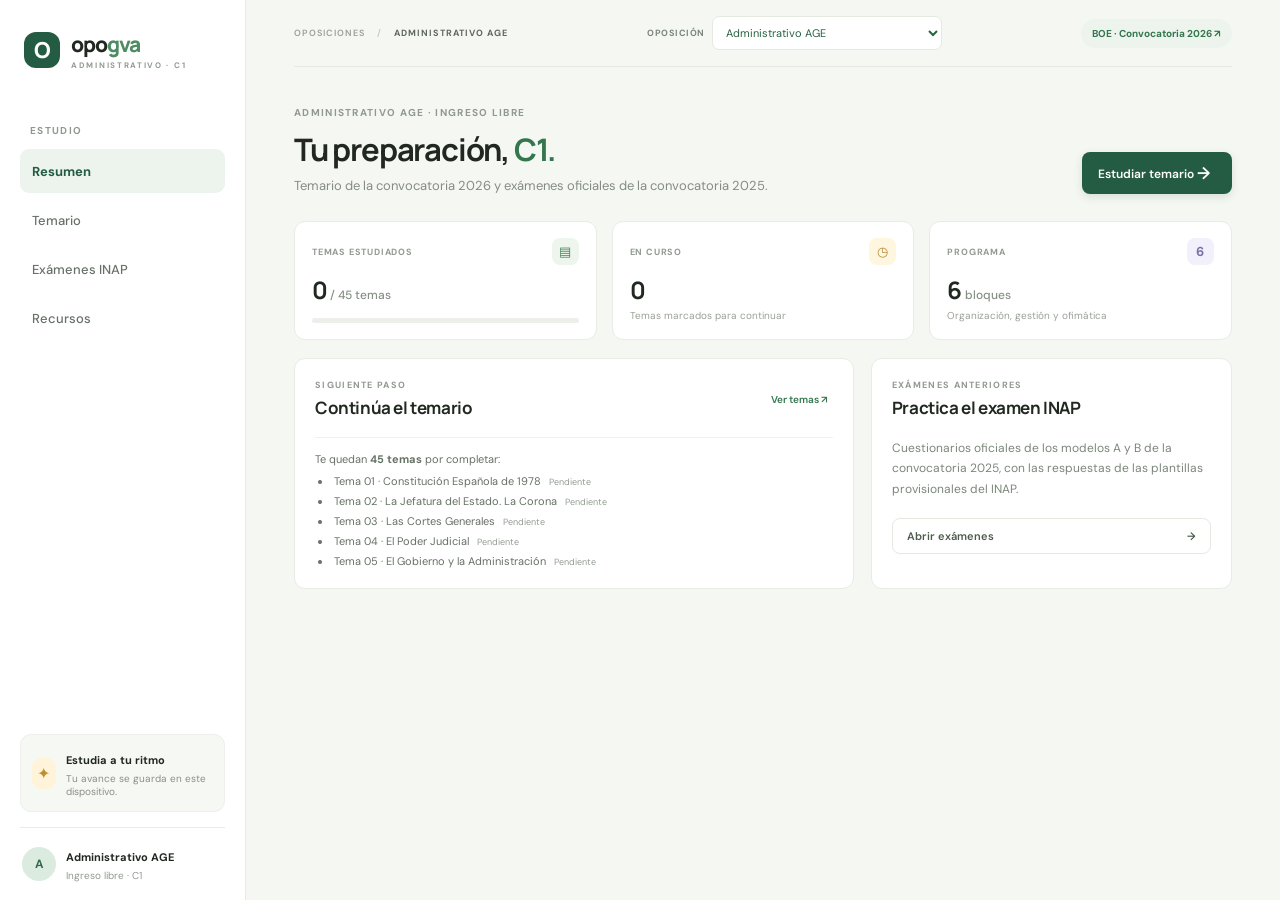
<file: admin-age.html>
<!doctype html>
<html lang="es">
<head>
  <meta charset="utf-8"><meta name="viewport" content="width=device-width,initial-scale=1"><meta name="theme-color" content="#f5f7f2">
  <title>OpoGVA · Administrativo AGE</title><link rel="stylesheet" href="css/styles.css">
  <script src="js/admin-age-data.js" defer></script><script src="js/admin-age-app.js" defer></script>
</head>
<body><div class="app-shell">
  <aside class="sidebar"><a class="brand" href="index.html"><span class="brand-mark">O</span><span>opo<span class="brand-accent">gva</span><small>ADMINISTRATIVO · C1</small></span></a><div class="nav-label">ESTUDIO</div>
    <nav class="main-nav" aria-label="Navegación"><button class="nav-item active" data-admin-view="inicio">Resumen</button><button class="nav-item" data-admin-view="temario">Temario</button><button class="nav-item" data-admin-view="examenes">Exámenes INAP</button><button class="nav-item" data-admin-view="recursos">Recursos</button></nav>
    <div class="sidebar-bottom"><div class="streak-icon">✦</div><div><strong>Estudia a tu ritmo</strong><p>Tu avance se guarda en este dispositivo.</p></div></div><div class="profile"><div class="avatar">A</div><div><strong>Administrativo AGE</strong><small>Ingreso libre · C1</small></div></div>
  </aside>
  <main class="main-content"><header class="topbar"><div class="breadcrumb">OPOSICIONES <span>/</span> <strong>ADMINISTRATIVO AGE</strong></div><label class="opposition-switch-label" for="admin-opposition-switch">Oposición <select id="admin-opposition-switch" class="opposition-switch"><option value="gva">Auxiliar administrativo GVA</option><option value="age">Auxiliar administrativo AGE</option><option value="admin-age" selected>Administrativo AGE</option><option value="valencia">Ayuntamiento de València</option><option value="gsi-age">Gestión de Sistemas e Informática AGE</option></select></label><a class="source-chip" href="https://boe.es/buscar/doc.php?id=BOE-A-2026-24839" target="_blank" rel="noopener">BOE · Convocatoria 2026 ↗</a></header>
    <section id="admin-view-inicio" class="view active-view"><div class="welcome-row"><div><p class="eyebrow">ADMINISTRATIVO AGE · INGRESO LIBRE</p><h1>Tu preparación, <em>C1.</em></h1><p class="subtitle">Temario de la convocatoria 2026 y exámenes oficiales de la convocatoria 2025.</p></div><button class="primary-button" data-admin-go="temario">Estudiar temario <span>→</span></button></div>
      <div class="stats-grid"><article class="stat-card"><div class="stat-top"><span>TEMAS ESTUDIADOS</span><span class="stat-icon green">▤</span></div><div class="stat-value"><span id="admin-done">0</span><small> / 45 temas</small></div><div class="progress-track"><span id="admin-progress"></span></div></article><article class="stat-card"><div class="stat-top"><span>EN CURSO</span><span class="stat-icon yellow">◷</span></div><div class="stat-value" id="admin-in-progress">0</div><div class="stat-note">Temas marcados para continuar</div></article><article class="stat-card"><div class="stat-top"><span>PROGRAMA</span><span class="stat-icon lilac">6</span></div><div class="stat-value">6<small> bloques</small></div><div class="stat-note">Organización, gestión y ofimática</div></article></div>
      <div class="content-grid"><section class="panel"><div class="panel-heading"><div><p class="eyebrow">SIGUIENTE PASO</p><h2>Continúa el temario</h2></div><button class="text-button" data-admin-go="temario">Ver temas ↗</button></div><div id="admin-next-topics" class="topic-remaining"></div></section><section class="panel"><div class="panel-heading"><div><p class="eyebrow">EXÁMENES ANTERIORES</p><h2>Practica el examen INAP</h2></div></div><p class="panel-description">Cuestionarios oficiales de los modelos A y B de la convocatoria 2025, con las respuestas de las plantillas provisionales del INAP.</p><button type="button" class="secondary-button wide-button" data-admin-go="examenes">Abrir exámenes <span>→</span></button></section></div>
    </section>
    <section id="admin-view-temario" class="view"><div class="page-heading"><p class="eyebrow">PROGRAMA OFICIAL · ANEXO III</p><h1>Temario <em>completo.</em></h1><p class="subtitle">45 temas distribuidos en seis bloques. Abre cada tema para revisar su contenido y marcar tu avance.</p><label class="admin-syllabus-picker" for="admin-syllabus-version">Convocatoria<select id="admin-syllabus-version"><option value="2026">2026 · vigente</option><option value="2025">2025 · programa del examen INAP</option></select></label></div><div class="notice"><span>ⓘ</span><p id="admin-syllabus-notice">Programa del Anexo III de la convocatoria de ingreso libre de 2026. El ejercicio combina 40 preguntas de los bloques I–V y 30 de informática y ofimática (bloque VI); la parte práctica comprende 20 preguntas sobre los bloques II–V. Contrasta siempre las normas con el texto vigente.</p></div><div id="admin-topic-filters" class="topic-filters"></div><div id="admin-topic-list" class="topic-list"></div></section>
    <section id="admin-view-examenes" class="view"><div class="page-heading"><p class="eyebrow">CUESTIONARIOS OFICIALES · CONVOCATORIA 2025</p><h1>Exámenes <em>INAP.</em></h1><p class="subtitle">Modelos A y B del ejercicio único celebrado el 23 de mayo de 2026.</p></div><div class="notice"><span>ⓘ</span><p>Las respuestas cargadas corresponden a las plantillas provisionales del INAP. Las preguntas anuladas se muestran sin puntuación. Consulta el cuadernillo y la plantilla oficial antes de dar una respuesta por definitiva.</p></div><div class="test-setup panel"><div class="test-field"><label for="admin-exam-model">Modelo</label><select id="admin-exam-model"><option value="A">Modelo A</option><option value="B">Modelo B</option></select></div><div class="test-field"><label for="admin-exam-section">Parte</label><select id="admin-exam-section"><option value="primeraParte">Primera parte · 70 preguntas</option><option value="reservaPrimeraParte">Reserva · primera parte</option><option value="supuestoI">Supuesto I</option><option value="reservaSupuestoI">Reserva · supuesto I</option><option value="supuestoII">Supuesto II</option><option value="reservaSupuestoII">Reserva · supuesto II</option></select></div><button class="primary-button" id="admin-exam-start">Comenzar examen →</button></div><div id="admin-exam-source" class="exam-source"></div><div id="admin-exam-area"></div></section>
    <section id="admin-view-recursos" class="view"><div class="page-heading"><p class="eyebrow">MATERIAL DE ESTUDIO</p><h1>Recursos <em>AGE.</em></h1><p class="subtitle">Fuentes oficiales y materiales incorporados al espacio de Administrativo AGE.</p></div><div class="notice"><span>ⓘ</span><p>Los materiales locales se organizan en <strong>OPOSICIONES/ADMIN AGE</strong>. La carpeta incluye instrucciones y un manifiesto para enlazar cada archivo desde esta sección.</p></div><div class="content-grid"><section class="panel"><p class="eyebrow">CONVOCATORIA Y PROGRAMA</p><h2>BOE · Resolución de 24 de noviembre de 2026</h2><p class="panel-description">Anexo III: proceso selectivo, criterios de calificación y programa oficial de ingreso libre.</p><a class="secondary-button" href="https://boe.es/buscar/doc.php?id=BOE-A-2026-24839" target="_blank" rel="noopener">Abrir convocatoria ↗</a></section><section class="panel"><p class="eyebrow">PROCESO SELECTIVO</p><h2>INAP · Administrativo AGE</h2><p class="panel-description">Avisos, listas, fechas, cuestionarios y plantillas del proceso selectivo.</p><a class="secondary-button" href="https://www.inap.es/es/seleccion/procesos-selectivos-de-cuerposescalas-generales/cuerpo-general-administrativo-de-la-administracion-del-estado" target="_blank" rel="noopener">Abrir página del INAP ↗</a></section></div><div id="admin-local-resources" class="topic-list"></div></section>
  </main>
</div></body></html>
</file>
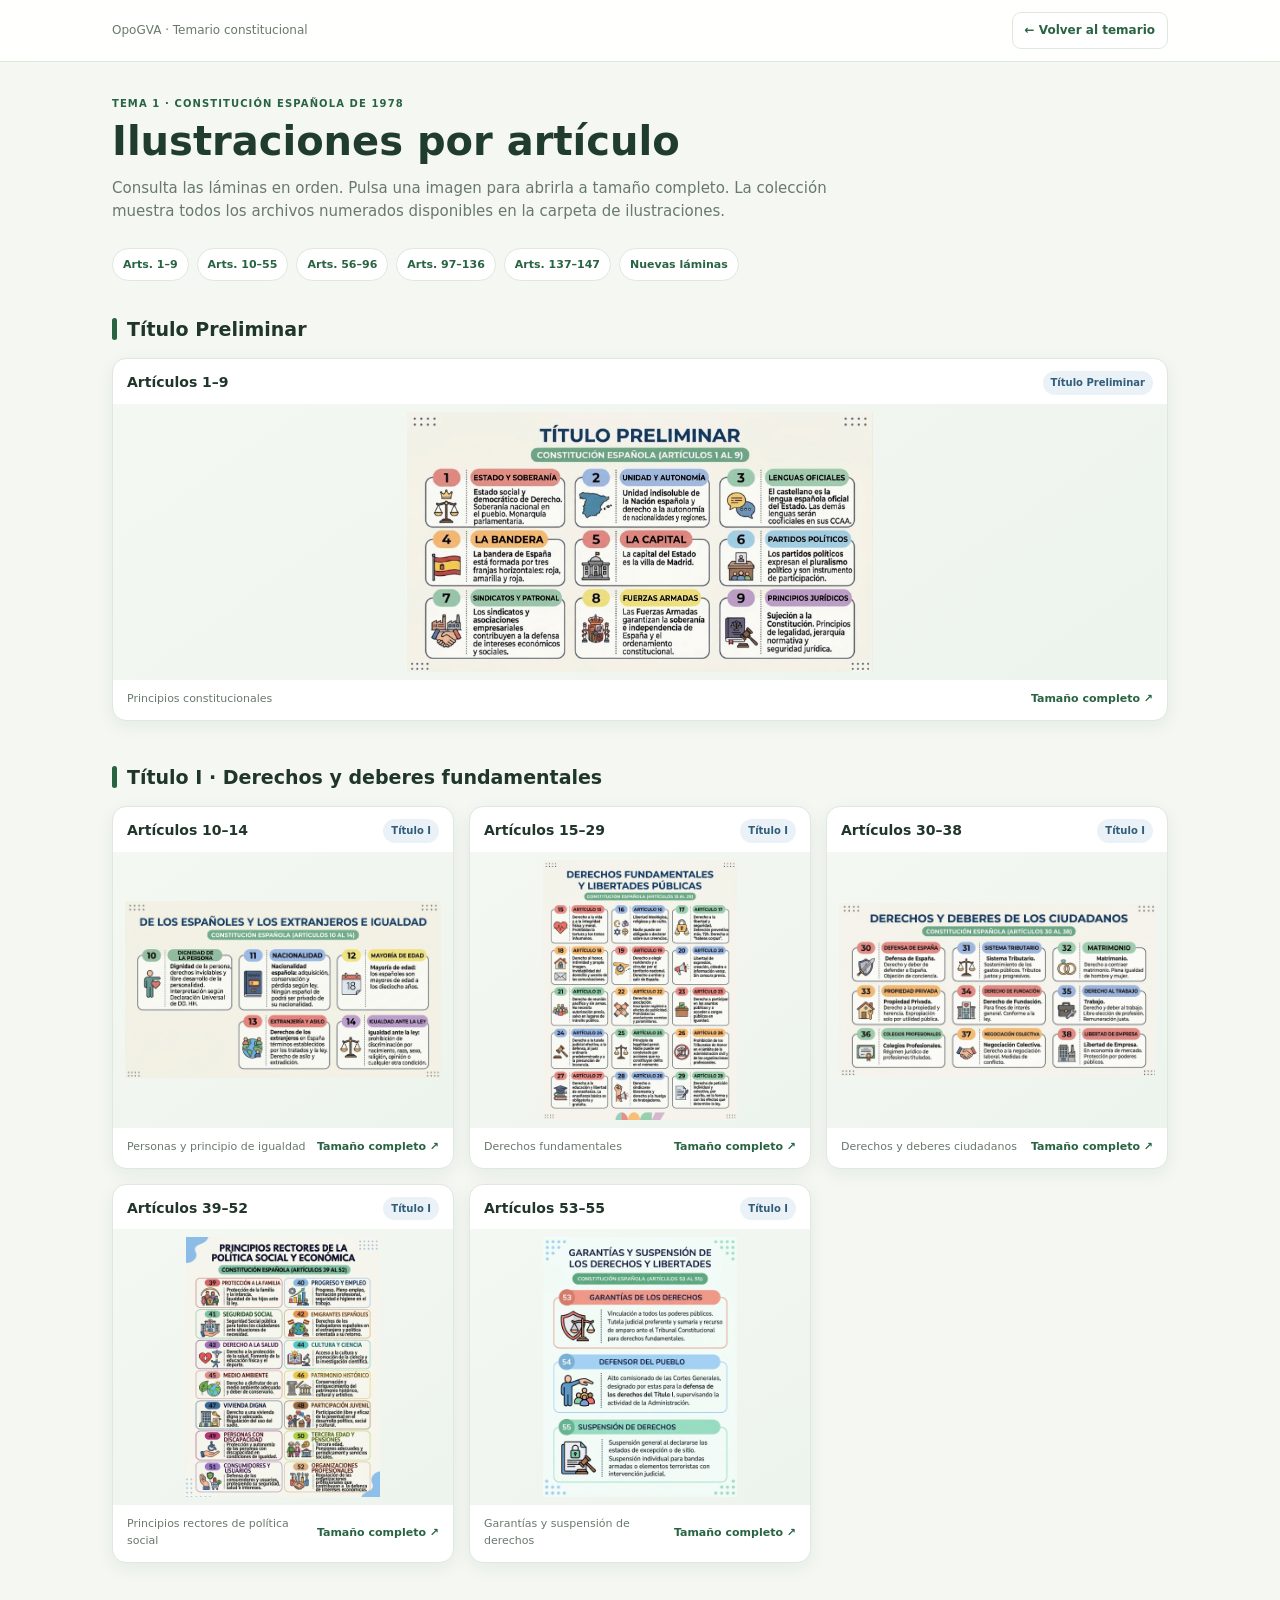
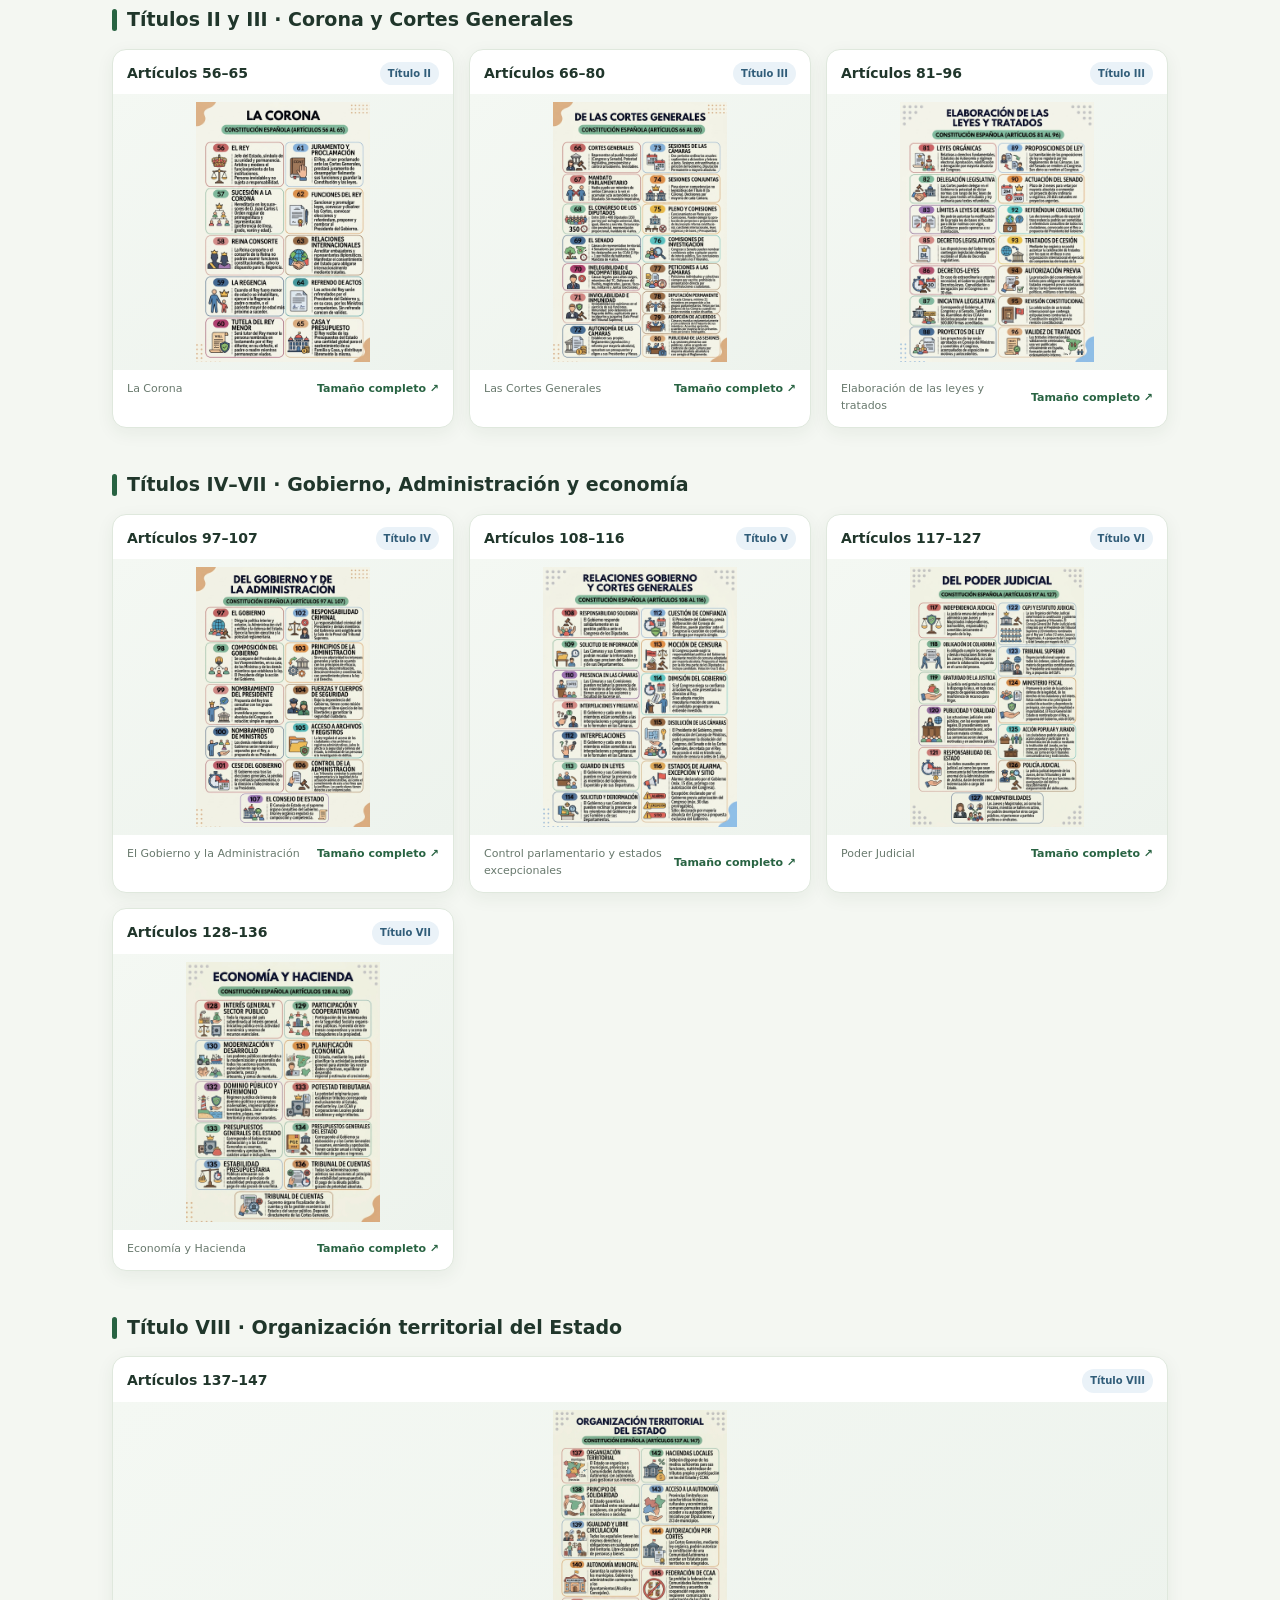
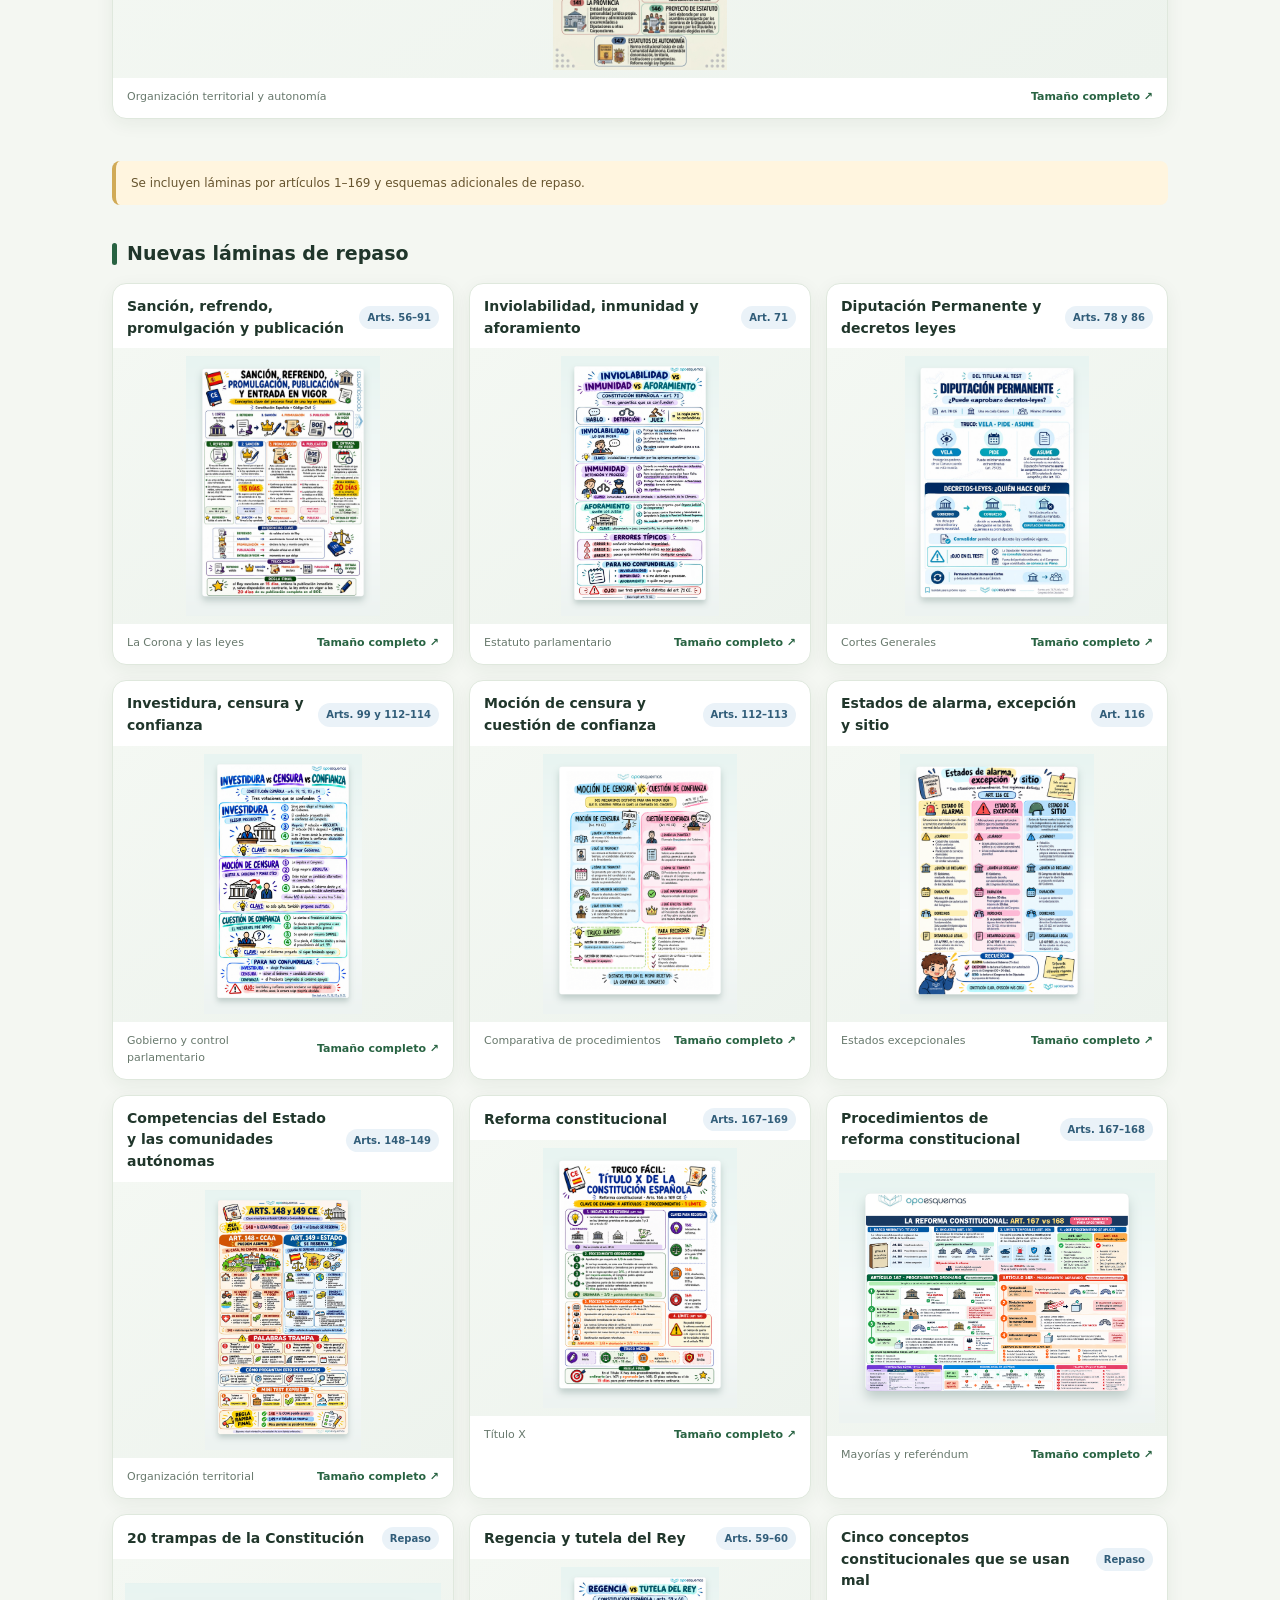
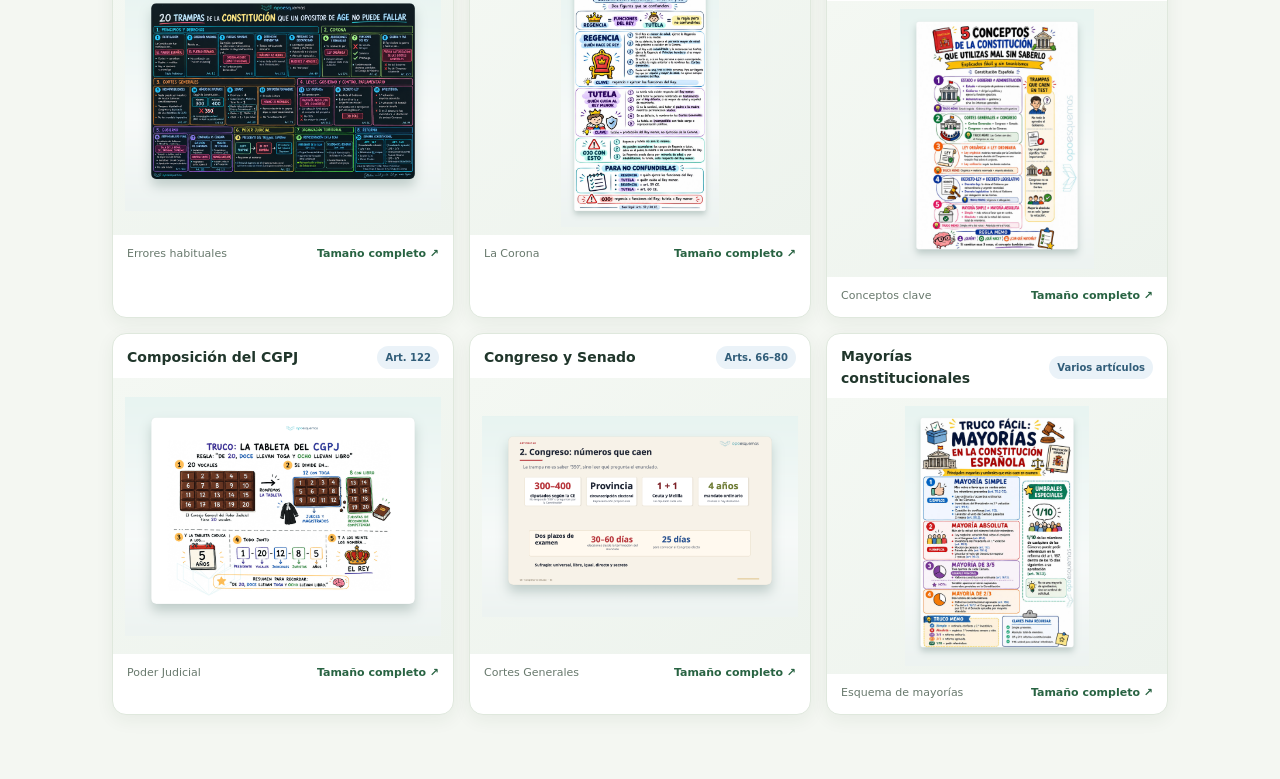
<file: ilustraciones-constitucion.html>
<!doctype html>
<html lang="es">
<head>
  <meta charset="utf-8">
  <meta name="viewport" content="width=device-width, initial-scale=1">
  <meta name="theme-color" content="#f4f7f2">
  <title>Ilustraciones de la Constitución · OpoGVA</title>
  <style>
    :root{color-scheme:light;--ink:#20362b;--muted:#68796d;--green:#286342;--line:#dfe8dd;--paper:#f4f7f2;--blue:#eaf2f8;--gold:#fff5df;--purple:#f3eef8}
    *{box-sizing:border-box}body{margin:0;background:var(--paper);color:var(--ink);font:15px/1.55 system-ui,-apple-system,"Segoe UI",sans-serif}
    .top{position:sticky;top:0;z-index:2;background:#ffffffed;border-bottom:1px solid var(--line);backdrop-filter:blur(12px)}
    .top-inner{max-width:1100px;margin:auto;padding:12px 22px;display:flex;align-items:center;justify-content:space-between;gap:14px}.brand{font-size:12px;color:var(--muted)}
    .back{display:inline-flex;align-items:center;gap:7px;border:1px solid var(--line);border-radius:9px;padding:8px 12px;background:#fff;color:var(--green);font-size:12px;font-weight:700;text-decoration:none}
    main{max-width:1100px;margin:34px auto 64px;padding:0 22px}.eyebrow{margin:0 0 7px;color:var(--green);font-size:10px;font-weight:800;letter-spacing:1.1px;text-transform:uppercase}
    h1{margin:0;color:#203c2d;font-size:clamp(27px,4vw,40px);line-height:1.15} .intro{max-width:720px;margin:13px 0 22px;color:var(--muted)}
    .range-nav{display:flex;flex-wrap:wrap;gap:8px;margin:24px 0 34px}.range-nav a{padding:7px 10px;border:1px solid var(--line);border-radius:999px;background:#fff;color:var(--green);font-size:11px;font-weight:700;text-decoration:none}
    .group{margin:34px 0 42px;scroll-margin-top:84px}.group h2{display:flex;align-items:center;gap:10px;margin:0 0 14px;font-size:19px}.group h2:before{content:"";width:5px;height:22px;border-radius:4px;background:var(--green)}
    .grid{display:grid;grid-template-columns:repeat(auto-fit,minmax(min(100%,310px),1fr));gap:15px}.card{overflow:hidden;border:1px solid var(--line);border-radius:14px;background:#fff;box-shadow:0 5px 18px #243c2710}
    .card-head{display:flex;align-items:center;justify-content:space-between;gap:10px;padding:12px 14px 9px}.card-head h3{margin:0;font-size:14px}.tag{padding:4px 8px;border-radius:999px;background:var(--blue);color:#315d79;font-size:10px;font-weight:800;white-space:nowrap}
    .preview{display:grid;place-items:center;min-height:180px;padding:8px 12px;background:linear-gradient(145deg,#f4f8f3,#edf3ed)}.preview img{display:block;width:100%;height:260px;object-fit:contain;object-position:center}
    .card-foot{display:flex;justify-content:space-between;align-items:center;gap:10px;padding:10px 14px 13px;color:var(--muted);font-size:11px}.open{color:var(--green);font-weight:750;text-decoration:none;white-space:nowrap}.open:hover,.range-nav a:hover{ text-decoration:underline}
    .note{padding:13px 15px;border-left:4px solid #d1aa56;border-radius:8px;background:var(--gold);color:#66542e;font-size:12px}
    @media(max-width:600px){.top-inner{padding:10px 13px}.brand{max-width:150px}main{margin:24px auto 42px;padding:0 13px}.preview img{height:230px}.group{margin:27px 0 34px}}
  </style>
</head>
<body>
  <header class="top"><div class="top-inner"><span class="brand">OpoGVA · Temario constitucional</span><a class="back" href="./index.html#tema-01">← Volver al temario</a></div></header>
  <main>
    <p class="eyebrow">Tema 1 · Constitución Española de 1978</p>
    <h1>Ilustraciones por artículo</h1>
    <p class="intro">Consulta las láminas en orden. Pulsa una imagen para abrirla a tamaño completo. La colección muestra todos los archivos numerados disponibles en la carpeta de ilustraciones.</p>
    <nav class="range-nav" aria-label="Ir a un bloque de artículos">
      <a href="#preliminar">Arts. 1–9</a><a href="#derechos">Arts. 10–55</a><a href="#cortes">Arts. 56–96</a><a href="#gobierno">Arts. 97–136</a><a href="#territorial">Arts. 137–147</a>
    </nav>

    <section class="group" id="preliminar"><h2>Título Preliminar</h2><div class="grid">
      <article class="card"><div class="card-head"><h3>Artículos 1–9</h3><span class="tag">Título Preliminar</span></div><a class="preview" href="OPOSICIONES/AUX ADM GVA/TEMARIO/ILUSTRACIONES/CONST/CONST_001_009.jpg" target="_blank" rel="noopener"><img src="OPOSICIONES/AUX ADM GVA/TEMARIO/ILUSTRACIONES/CONST/CONST_001_009.jpg" alt="Ilustración de la Constitución Española, artículos 1 a 9" loading="lazy"></a><div class="card-foot"><span>Principios constitucionales</span><a class="open" href="OPOSICIONES/AUX ADM GVA/TEMARIO/ILUSTRACIONES/CONST/CONST_001_009.jpg" target="_blank" rel="noopener">Tamaño completo ↗</a></div></article>
    </div></section>

    <section class="group" id="derechos"><h2>Título I · Derechos y deberes fundamentales</h2><div class="grid">
      <article class="card"><div class="card-head"><h3>Artículos 10–14</h3><span class="tag">Título I</span></div><a class="preview" href="OPOSICIONES/AUX ADM GVA/TEMARIO/ILUSTRACIONES/CONST/CONST_010_014.jpg" target="_blank" rel="noopener"><img src="OPOSICIONES/AUX ADM GVA/TEMARIO/ILUSTRACIONES/CONST/CONST_010_014.jpg" alt="Ilustración de la Constitución Española, artículos 10 a 14" loading="lazy"></a><div class="card-foot"><span>Personas y principio de igualdad</span><a class="open" href="OPOSICIONES/AUX ADM GVA/TEMARIO/ILUSTRACIONES/CONST/CONST_010_014.jpg" target="_blank" rel="noopener">Tamaño completo ↗</a></div></article>
      <article class="card"><div class="card-head"><h3>Artículos 15–29</h3><span class="tag">Título I</span></div><a class="preview" href="OPOSICIONES/AUX ADM GVA/TEMARIO/ILUSTRACIONES/CONST/CONST_015_029.jpg" target="_blank" rel="noopener"><img src="OPOSICIONES/AUX ADM GVA/TEMARIO/ILUSTRACIONES/CONST/CONST_015_029.jpg" alt="Ilustración de la Constitución Española, artículos 15 a 29" loading="lazy"></a><div class="card-foot"><span>Derechos fundamentales</span><a class="open" href="OPOSICIONES/AUX ADM GVA/TEMARIO/ILUSTRACIONES/CONST/CONST_015_029.jpg" target="_blank" rel="noopener">Tamaño completo ↗</a></div></article>
      <article class="card"><div class="card-head"><h3>Artículos 30–38</h3><span class="tag">Título I</span></div><a class="preview" href="OPOSICIONES/AUX ADM GVA/TEMARIO/ILUSTRACIONES/CONST/CONST_030_038.jpg" target="_blank" rel="noopener"><img src="OPOSICIONES/AUX ADM GVA/TEMARIO/ILUSTRACIONES/CONST/CONST_030_038.jpg" alt="Ilustración de la Constitución Española, artículos 30 a 38" loading="lazy"></a><div class="card-foot"><span>Derechos y deberes ciudadanos</span><a class="open" href="OPOSICIONES/AUX ADM GVA/TEMARIO/ILUSTRACIONES/CONST/CONST_030_038.jpg" target="_blank" rel="noopener">Tamaño completo ↗</a></div></article>
      <article class="card"><div class="card-head"><h3>Artículos 39–52</h3><span class="tag">Título I</span></div><a class="preview" href="OPOSICIONES/AUX ADM GVA/TEMARIO/ILUSTRACIONES/CONST/CONST_039_052.jpg" target="_blank" rel="noopener"><img src="OPOSICIONES/AUX ADM GVA/TEMARIO/ILUSTRACIONES/CONST/CONST_039_052.jpg" alt="Ilustración de la Constitución Española, artículos 39 a 52" loading="lazy"></a><div class="card-foot"><span>Principios rectores de política social</span><a class="open" href="OPOSICIONES/AUX ADM GVA/TEMARIO/ILUSTRACIONES/CONST/CONST_039_052.jpg" target="_blank" rel="noopener">Tamaño completo ↗</a></div></article>
      <article class="card"><div class="card-head"><h3>Artículos 53–55</h3><span class="tag">Título I</span></div><a class="preview" href="OPOSICIONES/AUX ADM GVA/TEMARIO/ILUSTRACIONES/CONST/CONST_053_055.jpg" target="_blank" rel="noopener"><img src="OPOSICIONES/AUX ADM GVA/TEMARIO/ILUSTRACIONES/CONST/CONST_053_055.jpg" alt="Ilustración de la Constitución Española, artículos 53 a 55" loading="lazy"></a><div class="card-foot"><span>Garantías y suspensión de derechos</span><a class="open" href="OPOSICIONES/AUX ADM GVA/TEMARIO/ILUSTRACIONES/CONST/CONST_053_055.jpg" target="_blank" rel="noopener">Tamaño completo ↗</a></div></article>
    </div></section>

    <section class="group" id="cortes"><h2>Títulos II y III · Corona y Cortes Generales</h2><div class="grid">
      <article class="card"><div class="card-head"><h3>Artículos 56–65</h3><span class="tag">Título II</span></div><a class="preview" href="OPOSICIONES/AUX ADM GVA/TEMARIO/ILUSTRACIONES/CONST/CONST_056_065.jpg" target="_blank" rel="noopener"><img src="OPOSICIONES/AUX ADM GVA/TEMARIO/ILUSTRACIONES/CONST/CONST_056_065.jpg" alt="Ilustración de la Constitución Española, artículos 56 a 65" loading="lazy"></a><div class="card-foot"><span>La Corona</span><a class="open" href="OPOSICIONES/AUX ADM GVA/TEMARIO/ILUSTRACIONES/CONST/CONST_056_065.jpg" target="_blank" rel="noopener">Tamaño completo ↗</a></div></article>
      <article class="card"><div class="card-head"><h3>Artículos 66–80</h3><span class="tag">Título III</span></div><a class="preview" href="OPOSICIONES/AUX ADM GVA/TEMARIO/ILUSTRACIONES/CONST/CONST_066_080.jpg" target="_blank" rel="noopener"><img src="OPOSICIONES/AUX ADM GVA/TEMARIO/ILUSTRACIONES/CONST/CONST_066_080.jpg" alt="Ilustración de la Constitución Española, artículos 66 a 80" loading="lazy"></a><div class="card-foot"><span>Las Cortes Generales</span><a class="open" href="OPOSICIONES/AUX ADM GVA/TEMARIO/ILUSTRACIONES/CONST/CONST_066_080.jpg" target="_blank" rel="noopener">Tamaño completo ↗</a></div></article>
      <article class="card"><div class="card-head"><h3>Artículos 81–96</h3><span class="tag">Título III</span></div><a class="preview" href="OPOSICIONES/AUX ADM GVA/TEMARIO/ILUSTRACIONES/CONST/CONST_081_096.jpg" target="_blank" rel="noopener"><img src="OPOSICIONES/AUX ADM GVA/TEMARIO/ILUSTRACIONES/CONST/CONST_081_096.jpg" alt="Ilustración de la Constitución Española, artículos 81 a 96" loading="lazy"></a><div class="card-foot"><span>Elaboración de las leyes y tratados</span><a class="open" href="OPOSICIONES/AUX ADM GVA/TEMARIO/ILUSTRACIONES/CONST/CONST_081_096.jpg" target="_blank" rel="noopener">Tamaño completo ↗</a></div></article>
    </div></section>

    <section class="group" id="gobierno"><h2>Títulos IV–VII · Gobierno, Administración y economía</h2><div class="grid">
      <article class="card"><div class="card-head"><h3>Artículos 97–107</h3><span class="tag">Título IV</span></div><a class="preview" href="OPOSICIONES/AUX ADM GVA/TEMARIO/ILUSTRACIONES/CONST/CONST_097_107.jpg" target="_blank" rel="noopener"><img src="OPOSICIONES/AUX ADM GVA/TEMARIO/ILUSTRACIONES/CONST/CONST_097_107.jpg" alt="Ilustración de la Constitución Española, artículos 97 a 107" loading="lazy"></a><div class="card-foot"><span>El Gobierno y la Administración</span><a class="open" href="OPOSICIONES/AUX ADM GVA/TEMARIO/ILUSTRACIONES/CONST/CONST_097_107.jpg" target="_blank" rel="noopener">Tamaño completo ↗</a></div></article>
      <article class="card"><div class="card-head"><h3>Artículos 108–116</h3><span class="tag">Título V</span></div><a class="preview" href="OPOSICIONES/AUX ADM GVA/TEMARIO/ILUSTRACIONES/CONST/CONST_108_116.jpg" target="_blank" rel="noopener"><img src="OPOSICIONES/AUX ADM GVA/TEMARIO/ILUSTRACIONES/CONST/CONST_108_116.jpg" alt="Ilustración de la Constitución Española, artículos 108 a 116" loading="lazy"></a><div class="card-foot"><span>Control parlamentario y estados excepcionales</span><a class="open" href="OPOSICIONES/AUX ADM GVA/TEMARIO/ILUSTRACIONES/CONST/CONST_108_116.jpg" target="_blank" rel="noopener">Tamaño completo ↗</a></div></article>
      <article class="card"><div class="card-head"><h3>Artículos 117–127</h3><span class="tag">Título VI</span></div><a class="preview" href="OPOSICIONES/AUX ADM GVA/TEMARIO/ILUSTRACIONES/CONST/CONST_117_127.jpg" target="_blank" rel="noopener"><img src="OPOSICIONES/AUX ADM GVA/TEMARIO/ILUSTRACIONES/CONST/CONST_117_127.jpg" alt="Ilustración de la Constitución Española, artículos 117 a 127" loading="lazy"></a><div class="card-foot"><span>Poder Judicial</span><a class="open" href="OPOSICIONES/AUX ADM GVA/TEMARIO/ILUSTRACIONES/CONST/CONST_117_127.jpg" target="_blank" rel="noopener">Tamaño completo ↗</a></div></article>
      <article class="card"><div class="card-head"><h3>Artículos 128–136</h3><span class="tag">Título VII</span></div><a class="preview" href="OPOSICIONES/AUX ADM GVA/TEMARIO/ILUSTRACIONES/CONST/CONST_128_136.jpg" target="_blank" rel="noopener"><img src="OPOSICIONES/AUX ADM GVA/TEMARIO/ILUSTRACIONES/CONST/CONST_128_136.jpg" alt="Ilustración de la Constitución Española, artículos 128 a 136" loading="lazy"></a><div class="card-foot"><span>Economía y Hacienda</span><a class="open" href="OPOSICIONES/AUX ADM GVA/TEMARIO/ILUSTRACIONES/CONST/CONST_128_136.jpg" target="_blank" rel="noopener">Tamaño completo ↗</a></div></article>
    </div></section>

    <section class="group" id="territorial"><h2>Título VIII · Organización territorial del Estado</h2><div class="grid">
      <article class="card"><div class="card-head"><h3>Artículos 137–147</h3><span class="tag">Título VIII</span></div><a class="preview" href="OPOSICIONES/AUX ADM GVA/TEMARIO/ILUSTRACIONES/CONST/CONST_137_147.jpg" target="_blank" rel="noopener"><img src="OPOSICIONES/AUX ADM GVA/TEMARIO/ILUSTRACIONES/CONST/CONST_137_147.jpg" alt="Ilustración de la Constitución Española, artículos 137 a 147" loading="lazy"></a><div class="card-foot"><span>Organización territorial y autonomía</span><a class="open" href="OPOSICIONES/AUX ADM GVA/TEMARIO/ILUSTRACIONES/CONST/CONST_137_147.jpg" target="_blank" rel="noopener">Tamaño completo ↗</a></div></article>
    </div></section>

    <p class="note">La carpeta contiene ilustraciones hasta el artículo 147. No hay láminas numeradas para los artículos 148–169.</p>
  </main>
  <script>
    const newIllustrations = [
      ["CONST_056_091_SANCION_REFRENDO_PROMULGACION_PUBLICACION_ENTRADA_VIGOR.png", "Sanci&oacute;n, refrendo, promulgaci&oacute;n y publicaci&oacute;n", "Arts. 56&ndash;91", "La Corona y las leyes"],
      ["CONST_071_inviolabilidad-inmunidad-aforamiento.png", "Inviolabilidad, inmunidad y aforamiento", "Art. 71", "Estatuto parlamentario"],
      ["CONST_078_diputacion-permanente-decretos-leyes.png", "Diputaci&oacute;n Permanente y decretos leyes", "Arts. 78 y 86", "Cortes Generales"],
      ["CONST_099_112_113_114_INVESTIDURA_MOCION_CENSURA_CONFIANZA.png", "Investidura, censura y confianza", "Arts. 99 y 112&ndash;114", "Gobierno y control parlamentario"],
      ["CONST_112_113_MOCION_CENSURA_VS_CUESTION_CONFIANZA.png", "Moci&oacute;n de censura y cuesti&oacute;n de confianza", "Arts. 112&ndash;113", "Comparativa de procedimientos"],
      ["CONST_116_ESTADOS_ALARMA_EXCEPCION_SITIO.png", "Estados de alarma, excepci&oacute;n y sitio", "Art. 116", "Estados excepcionales"],
      ["CONST_148_149_COMPETENCIAS_ESTADO_CCAA.png", "Competencias del Estado y las comunidades aut&oacute;nomas", "Arts. 148&ndash;149", "Organizaci&oacute;n territorial"],
      ["CONST_167_168_169_REFORMA_CONSTITUCIONAL_TITULO_X.png", "Reforma constitucional", "Arts. 167&ndash;169", "T&iacute;tulo X"],
      ["CONST_167_168_REFORMA_CONSTITUCIONAL.png", "Procedimientos de reforma constitucional", "Arts. 167&ndash;168", "Mayor&iacute;as y refer&eacute;ndum"],
      ["CONST_20_TRAMPAS_CONSITUCION.png", "20 trampas de la Constituci&oacute;n", "Repaso", "Errores habituales"],
      ["CONST_59_60_REGENCIA_TUTELA_REY.png", "Regencia y tutela del Rey", "Arts. 59&ndash;60", "La Corona"],
      ["CONST_5_CONCEPTOS_CONSTITUCION_QUE_USAS_MAL.png", "Cinco conceptos constitucionales que se usan mal", "Repaso", "Conceptos clave"],
      ["CONST_COMPOSICION_CGPJ.png", "Composici&oacute;n del CGPJ", "Art. 122", "Poder Judicial"],
      ["CONST_CONGRESO_VS_SENADO.png", "Congreso y Senado", "Arts. 66&ndash;80", "Cortes Generales"],
      ["CONST_MAYORIAS_CONSTITUCIONALES.png", "Mayor&iacute;as constitucionales", "Varios art&iacute;culos", "Esquema de mayor&iacute;as"]
    ];
    const section = document.createElement("section");
    section.className = "group";
    section.id = "nuevas";
    section.innerHTML = '<h2>Nuevas l&aacute;minas de repaso</h2><div class="grid"></div>';
    const grid = section.querySelector(".grid");
    grid.innerHTML = newIllustrations.map(([file, title, tag, detail]) => {
      const url = `OPOSICIONES/IMAGENES/CONSTITUCION/${file}`;
      return `<article class="card"><div class="card-head"><h3>${title}</h3><span class="tag">${tag}</span></div><a class="preview" href="${url}" target="_blank" rel="noopener"><img src="${url}" alt="${title}" loading="lazy"></a><div class="card-foot"><span>${detail}</span><a class="open" href="${url}" target="_blank" rel="noopener">Tama&ntilde;o completo &#8599;</a></div></article>`;
    }).join("");
    document.querySelector("main").append(section);
    const note = document.querySelector(".note");
    if (note) note.textContent = "Se incluyen láminas por artículos 1–169 y esquemas adicionales de repaso.";
    const nav = document.querySelector(".range-nav");
    if (nav) nav.insertAdjacentHTML("beforeend", '<a href="#nuevas">Nuevas l&aacute;minas</a>');
  </script>
</body>
</html>
</file>
<file: css/styles.css>
@import url('https://fonts.googleapis.com/css2?family=DM+Sans:wght@400;500;600;700&family=Manrope:wght@400;500;600;700;800&display=swap');
:root{font-family:'DM Sans',sans-serif;color:#202820;background:#f5f7f2;font-synthesis:none;text-rendering:optimizeLegibility;--green:#245c43;--muted:#7d877d;--line:#e9ece5;--paper:#fff}*{box-sizing:border-box}body{margin:0;min-width:320px}.app-shell{min-height:100vh}.sidebar{position:fixed;inset:0 auto 0 0;width:246px;background:#fff;border-right:1px solid var(--line);padding:30px 20px 18px;display:flex;flex-direction:column;z-index:2}.brand{display:flex;align-items:center;gap:11px;color:#202820;text-decoration:none;font-family:Manrope,sans-serif;font-size:21px;font-weight:800;letter-spacing:-1px;margin:0 0 54px 4px}.brand-mark{width:36px;height:36px;background:#245c43;color:white;border-radius:12px;display:grid;place-items:center;font-size:22px}.brand-accent{color:#4e8c63}.brand small{display:block;font-family:'DM Sans',sans-serif;font-size:8px;letter-spacing:1.7px;color:#929a91;font-weight:700;margin-top:2px}.nav-label,.eyebrow{font-size:10px;font-weight:700;letter-spacing:1.3px;color:#909990}.nav-label{padding:0 10px;margin-bottom:12px}.main-nav{display:grid;gap:5px}.nav-item{height:44px;border:0;background:transparent;text-align:left;padding:0 12px;color:#677168;border-radius:9px;font:500 13px 'DM Sans',sans-serif;cursor:pointer;display:flex;align-items:center;gap:13px}.nav-item span{font-size:18px;width:18px;text-align:center;color:#818c81}.nav-item.active{background:#edf4ee;color:#245c43;font-weight:700}.nav-item.active span{color:#347b50}.sidebar-bottom{margin-top:auto;background:#f6f8f4;border:1px solid #edf0ea;border-radius:11px;padding:13px 11px;display:flex;align-items:center;gap:10px}.streak-icon{width:31px;height:31px;display:grid;place-items:center;background:#fff4d9;border-radius:9px;color:#c38e2b}.sidebar-bottom strong,.profile strong{font-size:11px}.sidebar-bottom p{font-size:10px;color:#899188;margin:3px 0 0}.profile{border-top:1px solid var(--line);padding:17px 2px 0;margin-top:15px;display:flex;align-items:center;gap:10px}.avatar{width:34px;height:34px;background:#dcebe0;border-radius:50%;display:grid;place-items:center;color:#326b49;font-weight:700;font-size:12px}.profile small{display:block;color:#929a91;font-size:10px;margin-top:3px}.more{margin-left:auto;color:#8b948a;font-size:20px}.main-content{margin-left:246px;max-width:1500px;padding:0 48px 30px}.topbar{height:67px;border-bottom:1px solid #e8ebe4;display:flex;align-items:center;justify-content:space-between}.breadcrumb{font-size:9px;letter-spacing:1px;color:#9aa198;font-weight:600}.breadcrumb span{padding:0 9px;color:#c3c9c0}.breadcrumb strong{color:#5d675d}.icon-button{border:1px solid var(--line);background:#fff;width:32px;height:32px;border-radius:9px;color:#657167}.view{display:none;padding-top:39px}.active-view{display:block}.welcome-row{display:flex;justify-content:space-between;align-items:end;margin-bottom:27px}.eyebrow{margin:0 0 9px}h1,h2,h3,p{margin-top:0}h1{font:700 31px Manrope,sans-serif;letter-spacing:-1.2px;margin-bottom:7px}h1 em{font-style:normal;color:#34764d}.subtitle{font-size:13px;color:#838d83;margin-bottom:0}.primary-button{height:42px;border:0;border-radius:8px;background:#245c43;color:white;padding:0 16px;font:600 12px 'DM Sans',sans-serif;cursor:pointer;box-shadow:0 3px 8px #245c4325}.primary-button span{font-size:17px;vertical-align:-1px;margin-right:6px}.stats-grid{display:grid;grid-template-columns:repeat(3,1fr);gap:15px;margin-bottom:18px}.stat-card,.panel{background:#fff;border:1px solid #e9ece5;border-radius:11px}.stat-card{padding:16px 17px 15px;min-height:119px}.stat-top{display:flex;align-items:center;justify-content:space-between;color:#929a91;font-size:9px;font-weight:700;letter-spacing:.8px}.stat-icon{width:27px;height:27px;border-radius:8px;display:grid;place-items:center;font-size:13px}.green{color:#438258;background:#edf5ed}.yellow{color:#b48935;background:#fff6df}.lilac{color:#7671a7;background:#f1f0fb}.stat-value{font:700 24px Manrope,sans-serif;margin:8px 0 3px;letter-spacing:-.7px}.stat-value small{font:500 12px 'DM Sans',sans-serif;color:#879087;letter-spacing:0}.stat-note{font-size:10px;color:#9aa198}.content-grid{display:grid;grid-template-columns:1.55fr 1fr;gap:17px}.panel{padding:20px}.panel-heading{display:flex;align-items:center;justify-content:space-between}.panel-heading .eyebrow{font-size:9px;margin-bottom:5px}.panel h2{font:700 17px Manrope,sans-serif;letter-spacing:-.4px;margin-bottom:0}.text-button{border:0;background:transparent;color:#34764d;font:600 10px 'DM Sans',sans-serif;cursor:pointer}.text-button span{font-size:14px;margin-left:5px}.week-days{display:grid;grid-template-columns:repeat(7,1fr);gap:7px;margin-top:21px}.day{border:1px solid #edf0ea;border-radius:8px;text-align:center;padding:9px 2px;color:#8e978d;font-size:9px}.day b{display:block;font-size:12px;color:#4b554b;margin-top:6px}.day.today{border-color:#a4c5a7;background:#f1f7f0;color:#34764d}.day.today b{color:#245c43}.plan-empty{display:flex;align-items:center;gap:12px;border-top:1px solid #eff1ec;margin-top:17px;padding-top:16px}.empty-spark{width:35px;height:35px;flex:0 0 auto;border-radius:10px;background:#f1f6ee;color:#51845b;display:grid;place-items:center}.plan-empty strong{font-size:11px}.plan-empty p{font-size:10px;color:#899188;margin:4px 0 0;line-height:1.5}.round-arrow{border:1px solid #e8ece5;background:white;color:#34764d;width:30px;height:30px;flex:0 0 auto;border-radius:50%;cursor:pointer;margin-left:auto}.next-card{display:flex;align-items:center;gap:11px;background:#f8faf6;border:1px solid #eff1ec;border-radius:9px;padding:13px 11px;margin-top:18px}.book-icon{width:35px;height:35px;flex:0 0 auto;border-radius:9px;background:#e8f1e7;color:#498258;display:grid;place-items:center;font-size:18px}.next-copy{flex:1}.tag{font-size:8px;font-weight:700;letter-spacing:.9px;color:#65906a}.next-copy h3{font:700 12px Manrope,sans-serif;margin:5px 0}.next-copy p{font-size:9px;line-height:1.45;color:#879087;margin:0}.quote{border-top:1px solid #eff1ec;margin-top:17px;padding-top:14px;display:flex;align-items:center;gap:8px}.quote span{font:28px Georgia;color:#9cba9d}.quote p{font:italic 11px Georgia;color:#718071;margin:0}.disclaimer{font-size:9px;color:#9aa198;margin-top:17px}.page-heading{margin:6px 0 23px}.page-heading h1{margin-bottom:8px}.notice{border:1px solid #e4eadf;background:#f0f5ed;border-radius:9px;padding:12px 14px;display:flex;gap:10px;align-items:center;color:#547052;font-size:11px;margin-bottom:19px}.notice p{margin:0;line-height:1.5}.topic-list{display:grid;gap:10px}.topic{display:flex;align-items:center;gap:13px;padding:15px 16px;background:white;border:1px solid var(--line);border-radius:10px}.topic-number{width:33px;height:33px;display:grid;place-items:center;background:#f0f5ee;border-radius:9px;color:#34764d;font-size:11px;font-weight:700}.topic h3{font:700 13px Manrope,sans-serif;margin:0 0 4px}.topic p{font-size:10px;color:#899188;margin:0}.topic-status{margin-left:auto;color:#8d968c;font-size:9px}.quiz-card{max-width:720px;background:#fff;border:1px solid var(--line);border-radius:12px;padding:24px}.quiz-meta{display:flex;justify-content:space-between;color:#8e978d;font-size:10px}.quiz-progress{height:4px;background:#edf0ea;border-radius:4px;margin:13px 0 25px;overflow:hidden}.quiz-progress span{display:block;height:100%;background:#4b8658;transition:width .2s}.quiz-card h2{font:700 18px/1.5 Manrope,sans-serif;letter-spacing:-.4px;margin-bottom:19px}.answers{display:grid;gap:9px}.answer{padding:12px 13px;border:1px solid #e8ece5;border-radius:8px;background:white;text-align:left;font:12px 'DM Sans',sans-serif;color:#455045;cursor:pointer}.answer:hover{border-color:#a8c6a6}.answer.correct{border-color:#67a274;background:#eff7ef;color:#28623d}.answer.incorrect{border-color:#d89a91;background:#fff2f0;color:#9a4035}.answer:disabled{cursor:default}.feedback{font-size:12px;line-height:1.6;margin-top:14px;padding:11px;border-radius:8px;background:#f5f7f2}.quiz-actions{display:flex;justify-content:flex-end;margin-top:17px}.secondary-button{border:1px solid #e4e9e1;background:#fff;border-radius:8px;padding:10px 14px;font:600 11px 'DM Sans',sans-serif;color:#4d5b4e;cursor:pointer}.flashcard-wrap{max-width:620px}.flashcard{width:100%;min-height:270px;padding:26px;border:1px solid #e4eadf;border-radius:14px;background:linear-gradient(145deg,#fff 40%,#f0f5ed);display:flex;flex-direction:column;text-align:left;cursor:pointer;color:#263327}.flashcard .eyebrow{width:100%;display:flex;justify-content:space-between}.flashcard strong{font:700 21px/1.5 Manrope,sans-serif;max-width:480px;margin:auto 0;letter-spacing:-.5px}.card-hint{font-size:10px;color:#7a8b79;margin-top:25px}.flash-controls{display:flex;justify-content:space-between;margin-top:12px}
@media(max-width:900px){.sidebar{width:205px;padding-inline:15px}.main-content{margin-left:205px;padding-inline:27px}.content-grid{grid-template-columns:1fr}.continue-panel{min-height:210px}}@media(max-width:620px){.sidebar{position:static;width:auto;height:auto;padding:12px 15px;border-right:0;border-bottom:1px solid var(--line);display:block}.brand{margin:0 0 12px}.nav-label,.sidebar-bottom,.profile{display:none}.main-nav{display:flex;overflow:auto;gap:4px}.nav-item{white-space:nowrap;height:38px;padding-inline:10px;font-size:11px;gap:7px}.nav-item span{font-size:15px}.main-content{margin-left:0;padding:0 16px 25px}.topbar{height:50px}.breadcrumb{font-size:8px}.view{padding-top:27px}.welcome-row{align-items:start;flex-direction:column;gap:17px}h1{font-size:26px}.primary-button{height:39px}.stats-grid{gap:8px}.stat-card{padding:12px 10px;min-height:108px}.stat-top{font-size:7px;letter-spacing:.4px}.stat-icon{width:23px;height:23px}.stat-value{font-size:19px}.stat-value small{font-size:10px}.stat-note{font-size:9px}.panel{padding:15px}.week-days{gap:4px}.day{font-size:8px;padding:8px 0}.day b{font-size:11px}.text-button{font-size:9px}.quiz-card{padding:17px}.quiz-card h2{font-size:16px}.flashcard{min-height:240px;padding:20px}.flashcard strong{font-size:18px}}
/* Estudio por convocatoria, diseño adaptable */
.source-chip{font-size:10px;color:#34764d;background:#edf4ee;border-radius:20px;padding:8px 11px;text-decoration:none;font-weight:700}.progress-track,.quiz-progress{height:5px;background:#edf0ea;border-radius:8px;overflow:hidden}.progress-track{margin-top:12px}.progress-track span,.quiz-progress span{display:block;height:100%;background:#4b8658;border-radius:8px;transition:width .25s}.stat-note strong{color:#34764d}.block-progress{display:grid;gap:20px;margin-top:22px}.block-row>div:first-child{display:flex;justify-content:space-between;align-items:center;font-size:11px}.block-row strong{font-size:12px}.block-row span{font-size:10px;color:#879087}.panel-description{font-size:12px;line-height:1.7;color:#7b867a;margin:19px 0}.wide-button{width:100%;display:flex;justify-content:space-between;align-items:center}.official-note{border-top:1px solid #eff1ec;margin-top:20px;padding-top:13px;color:#929a91;font-size:9px;line-height:1.6}.topic-filters{display:flex;gap:7px;margin:0 0 15px}.filter-button{border:1px solid #e6eae3;background:#fff;border-radius:20px;padding:8px 12px;color:#687368;font:600 10px 'DM Sans',sans-serif;cursor:pointer}.filter-button span{color:#97a096;margin-left:4px}.filter-button.active{background:#edf4ee;border-color:#dce9dc;color:#286342}.topic-list{display:grid;gap:9px}.topic-card{background:#fff;border:1px solid #e7ebe4;border-radius:10px;overflow:hidden}.topic-card[open]{border-color:#cbdcc9}.topic-card summary{list-style:none;display:flex;align-items:center;gap:12px;padding:13px 15px;cursor:pointer}.topic-card summary::-webkit-details-marker{display:none}.topic-number{width:33px;height:33px;flex:0 0 auto;display:grid;place-items:center;background:#f0f5ee;border-radius:9px;color:#34764d;font-weight:700;font-size:11px}.topic-title{flex:1}.topic-title small{display:block;color:#9aa198;font-size:8px;font-weight:700;letter-spacing:.9px;margin-bottom:4px}.topic-title strong{display:block;font:700 12px/1.5 Manrope,sans-serif}.topic-state{font-size:9px;color:#718071;white-space:nowrap}.topic-state.is-done{color:#34764d;font-weight:700}.topic-body{border-top:1px solid #eff1ec;margin:0 15px;padding:13px 0 15px 45px}.topic-body>p{font-size:11px;line-height:1.7;color:#596459;margin:0 0 12px}.source-links{display:flex;flex-wrap:wrap;align-items:center;gap:7px}.source-links strong{width:100%;font-size:9px;color:#8c968b;text-transform:uppercase;letter-spacing:.7px}.source-links a,.feedback a,.review-source a{font-size:10px;color:#34764d;text-decoration:none;border:1px solid #e4ece2;border-radius:6px;padding:6px 8px}.source-links a:hover,.feedback a:hover,.review-source a:hover{text-decoration:underline}.topic-actions{display:flex;align-items:center;gap:14px;margin-top:13px}.topic-actions .secondary-button{font-size:10px;padding:8px 10px}.topic-actions .text-button{font-size:10px}.test-setup{display:grid;grid-template-columns:1fr 1fr auto;gap:8px 12px;align-items:end;max-width:850px;margin-bottom:16px}.test-setup label{font-size:9px;font-weight:700;color:#7b867a;text-transform:uppercase;letter-spacing:.7px}.test-setup select{height:39px;border:1px solid #e4e9e1;border-radius:7px;background:#fff;padding:0 10px;color:#445044;font:11px 'DM Sans',sans-serif;min-width:0}.test-setup .primary-button{grid-column:1/-1;justify-self:end}.quiz-card{max-width:850px;padding:22px}.quiz-meta{display:flex;justify-content:space-between;color:#8e978d;font-size:9px;font-weight:700;letter-spacing:.6px}.quiz-progress{margin:12px 0 22px}.quiz-card h2,.review-card h2{font:700 17px/1.55 Manrope,sans-serif;letter-spacing:-.3px}.answers{display:grid;gap:8px}.answer{display:flex;align-items:center;gap:9px;padding:11px 12px;border:1px solid #e8ece5;border-radius:8px;background:#fff;text-align:left;font:11px/1.5 'DM Sans',sans-serif;color:#455045;cursor:pointer}.answer b{display:grid;place-items:center;width:22px;height:22px;flex:0 0 auto;background:#f5f7f2;border-radius:6px;color:#677468;font-size:9px}.answer:hover:not(:disabled){border-color:#a8c6a6}.answer.correct{border-color:#67a274;background:#eff7ef;color:#28623d}.answer.incorrect{border-color:#d89a91;background:#fff2f0;color:#9a4035}.answer:disabled{cursor:default}.feedback{font-size:11px;line-height:1.6;margin-top:12px;padding:12px;border-radius:8px;background:#f5f7f2}.feedback p{margin:4px 0 9px}.feedback.good{background:#eff7ef;color:#28623d}.feedback.bad{background:#fff5f1;color:#7b463e}.feedback small{display:block;margin-top:8px}.feedback a{display:inline-block;background:white}.quiz-actions{display:flex;justify-content:flex-end;margin-top:14px}.secondary-button:disabled{opacity:.45;cursor:default}.result-card{max-width:850px;text-align:center;padding:34px 20px}.result-card h2,.empty-review h2{font:700 20px Manrope,sans-serif;margin:13px 0 5px}.result-card p,.empty-review p{font-size:12px;color:#7c867b}.result-card .primary-button{margin-top:7px}.error-badge{margin-left:auto;border-radius:20px;background:#f2eee5;color:#9a7942;padding:2px 6px;font-size:9px}.review-count{font-size:11px;color:#798479}.review-card{padding:18px;margin-bottom:11px;max-width:850px}.review-card h2{margin:15px 0}.review-source{margin-top:12px;font-size:10px;color:#34764d}.review-source summary{cursor:pointer}.review-source p{font-size:11px;line-height:1.6;color:#566256}.review-feedback .feedback{margin-top:10px}.empty-review{text-align:center;padding:35px 20px;max-width:850px}.empty-review>span{display:inline-grid;place-items:center;width:38px;height:38px;border-radius:12px;background:#edf5ed;color:#34764d}.empty-review h2{font-size:17px}.empty-review p{line-height:1.6;margin-bottom:0}.source-chip:focus-visible,button:focus-visible,select:focus-visible,summary:focus-visible{outline:3px solid #94bd91;outline-offset:2px}
@media(max-width:700px){.sidebar{position:sticky;top:0;z-index:4;padding:9px 11px;background:#fff}.brand{font-size:18px;margin:0 0 9px}.brand-mark{width:31px;height:31px}.brand small{font-size:7px}.nav-label,.sidebar-bottom,.profile{display:none}.main-nav{display:flex;overflow-x:auto;gap:4px}.nav-item{white-space:nowrap;height:37px;padding:0 9px;font-size:10px;gap:5px}.nav-item span{font-size:14px}.main-content{margin:0;padding:0 13px 24px}.topbar{height:45px}.breadcrumb{font-size:7px;letter-spacing:.6px}.source-chip{font-size:8px;padding:6px 8px}.view{padding-top:23px}.welcome-row{align-items:flex-start;flex-direction:column;gap:14px}h1{font-size:25px}.subtitle{font-size:11px;line-height:1.6}.stats-grid{grid-template-columns:1fr;gap:8px}.stat-card{min-height:0;padding:12px 13px}.stat-value{font-size:20px;margin:5px 0}.stat-note{font-size:9px}.content-grid{grid-template-columns:1fr;gap:10px}.panel{padding:15px}.page-heading{margin-bottom:18px}.page-heading h1{font-size:27px}.notice{font-size:10px;align-items:flex-start}.topic-card summary{gap:9px;padding:11px 10px}.topic-title strong{font-size:10px}.topic-state{font-size:8px}.topic-body{padding-left:0;margin:0 11px}.topic-actions{flex-wrap:wrap}.topic-filters{overflow-x:auto}.filter-button{white-space:nowrap}.test-setup{grid-template-columns:1fr 1fr;padding:13px;gap:8px}.test-setup label{grid-row:1}.test-setup select{width:100%}.test-setup .primary-button{grid-column:1/-1;width:100%}.quiz-card{padding:15px}.quiz-card h2,.review-card h2{font-size:15px}.answer{font-size:10px;padding:10px}.block-progress{gap:16px}}
.material-link{display:inline-flex;align-items:center;gap:6px;padding:9px 11px;border:1px solid #dfeade;background:#f3f7f1;border-radius:7px;text-decoration:none;color:#286342;font-size:10px;font-weight:700}.topic-body>.material-link{margin:0 0 13px}.exam-source{display:flex;align-items:center;justify-content:space-between;gap:10px;max-width:850px;margin:0 0 14px;color:#829082;font-size:9px}.exam-source:empty{display:none}.exam-source .material-link{background:#fff}.nav-item{position:relative}.nav-item .error-badge{margin-left:auto}.source-chip:focus-visible,.material-link:focus-visible{outline:3px solid #94bd91;outline-offset:2px}
@media(max-width:700px){.main-nav{scrollbar-width:none}.main-nav::-webkit-scrollbar{display:none}.nav-item{flex:0 0 auto}.exam-source{align-items:flex-start;flex-direction:column}.topic-title{min-width:0}.topic-title strong{overflow-wrap:anywhere}.topic-state{font-size:7px}}
.material-view{border:1px solid #e3e9df;border-radius:9px;background:#fbfcfa;margin:12px 0 16px;overflow:hidden}.material-view>summary{padding:12px 13px;color:#286342;font-size:11px;font-weight:700;cursor:pointer;list-style:none}.material-view>summary::-webkit-details-marker{display:none}.material-view>summary:after{content:'＋';float:right;color:#66876a}.material-view[open]>summary:after{content:'−'}.markdown-body{border-top:1px solid #e9eee6;padding:16px;color:#384339;background:#fff;font-size:12px;line-height:1.8}.markdown-body h1,.markdown-body h2,.markdown-body h3,.markdown-body h4{font-family:Manrope,sans-serif;color:#285b3e;letter-spacing:-.25px;margin:22px 0 8px}.markdown-body h1{font-size:21px}.markdown-body h2{font-size:17px}.markdown-body h3{font-size:14px}.markdown-body h4{font-size:12px}.markdown-body p{margin:8px 0;white-space:normal}.markdown-body ul,.markdown-body ol{padding-left:24px}.markdown-body li{margin:4px 0}.markdown-body a{color:#2d7048;overflow-wrap:anywhere}.markdown-body hr{border:0;border-top:1px solid #e8ece5;margin:18px 0}.markdown-body code{background:#f0f3ee;border-radius:4px;padding:1px 4px;font-size:.92em}.markdown-body strong{color:#263d2b}.loading-material{color:#8a9488}.notice a{color:#286342;font-weight:700}
@media(max-width:700px){.markdown-body{padding:12px;font-size:11px}.material-view>summary{font-size:10px}}

.test-setup select:disabled{background:#f5f7f2;color:#899388;cursor:not-allowed}
.quiz-question{display:flex;align-items:flex-start;justify-content:space-between;gap:12px;margin:0 0 17px}.quiz-question h2{flex:1;margin:0}.read-question{flex:0 0 auto;white-space:nowrap}.read-question[aria-pressed=true]{border-color:#b8d2b5;background:#edf5ed;color:#286342}
.topic-card{position:relative}.topic-card>summary{padding-right:150px}.topic-window-button{display:block;position:absolute;right:13px;top:50%;transform:translateY(-50%);z-index:2;border:1px solid #dce8da;background:#f6faf5;color:#286342;border-radius:7px;padding:7px 9px;font:600 9px 'DM Sans',sans-serif;cursor:pointer}.topic-window-button:hover{background:#eaf3e8}.topic-window-button:focus-visible{outline:3px solid #94bd91;outline-offset:2px}@media(max-width:700px){.topic-card>summary{padding-right:119px}.topic-window-button{right:8px;padding:7px 6px;font-size:8px}}
@media(max-width:700px){.quiz-question{align-items:flex-start;flex-wrap:wrap}.quiz-question h2{flex-basis:100%}.read-question{font-size:10px;padding:8px 10px}}


.study-controls{display:flex;flex-wrap:wrap;gap:10px;margin:12px 0 16px}.study-controls label{display:grid;gap:5px;color:#748074;font-size:9px;font-weight:700;text-transform:uppercase;letter-spacing:.5px}.study-controls select{min-width:190px;height:35px;padding:0 9px;border:1px solid #e4e9e1;border-radius:7px;background:#fff;color:#445044;font:11px 'DM Sans',sans-serif}.topic-remaining{margin-top:18px;padding-top:14px;border-top:1px solid #eff1ec;font-size:11px;color:#657165}.topic-remaining p{margin:0 0 8px}.topic-remaining ul{display:grid;gap:6px;margin:0;padding-left:17px}.topic-remaining li{padding-left:2px}.topic-remaining li span{margin-left:5px;color:#929b91;font-size:9px}.topic-remaining small{display:block;margin-top:7px;color:#8a9489}.topic-remaining .all-topics-done{color:#34764d;font-weight:700}
.topic-window-button{top:12px;transform:none}.topic-quick-controls{padding:0 15px 12px}.topic-quick-controls .study-controls{margin:0}@media(max-width:700px){.topic-quick-controls{padding:0 10px 10px}.topic-quick-controls .study-controls{gap:7px}.topic-quick-controls .study-controls select{min-width:0;width:min(100%,210px)}}
.opposition-switch-label{display:flex;align-items:center;gap:7px;color:#7b867a;font-size:9px;font-weight:700;text-transform:uppercase;letter-spacing:.5px;white-space:nowrap}.opposition-switch{height:34px;max-width:230px;padding:0 9px;border:1px solid #e4e9e1;border-radius:7px;background:#fff;color:#286342;font:11px 'DM Sans',sans-serif}.age-topic{padding:14px 15px}.age-topic-heading{display:flex;align-items:center;gap:12px}.age-topic .study-controls{margin:12px 0 8px}.age-program-link{display:inline-block;color:#34764d;font-size:10px;text-decoration:none}.age-program-link:hover{text-decoration:underline}@media(max-width:700px){.topbar{gap:7px}.opposition-switch-label{font-size:7px;gap:4px}.opposition-switch{max-width:145px;font-size:9px;padding:0 5px}.age-topic{padding:12px}.age-topic .study-controls{gap:7px}.age-topic .study-controls select{min-width:0;width:min(100%,210px)}}
.answer-references{display:flex;flex-wrap:wrap;gap:6px;margin:7px 0 9px}.answer-references .material-link{font-size:10px;padding:6px 8px}

.markdown-body .exam-reference{margin:18px 0 22px;padding:11px 14px;border:1px solid #ead7a1;border-left:4px solid #d5a32c;border-radius:8px;background:#fff9e8;color:#70591f;font-size:12px;line-height:1.55}.markdown-body .exam-reference>strong{display:block;margin-bottom:6px;color:#705314;font-size:11px}.markdown-body .exam-reference>div{display:flex;flex-wrap:wrap;gap:6px}.markdown-body .exam-reference-year{display:inline-flex;align-items:center;gap:5px;padding:3px 8px;border-radius:999px;background:#fff0c5;color:#604b1d;font-size:10px}.markdown-body .exam-reference-year b{color:#654800}

.markdown-body h3 .exam-reference-inline{display:inline-flex;align-items:center;gap:5px;margin-left:12px;vertical-align:middle;flex-wrap:wrap;font:500 10px/1.3 system-ui,-apple-system,"Segoe UI",sans-serif;letter-spacing:0}.markdown-body h3 .exam-reference-label{color:#8a6821;font-size:9px;font-weight:700}.markdown-body h3 .exam-reference-pill{display:inline-flex;padding:3px 7px;border:1px solid #f0d48c;border-radius:999px;background:#fff2cc;color:#705314;font-size:9px;font-weight:600}.markdown-body .exam-highlight{padding:0 .12em;border-radius:3px;background:#ffe08a;color:#493400;box-shadow:inset 0 -1px 0 #d7a62d;-webkit-box-decoration-break:clone;box-decoration-break:clone}

.audio-count{margin-left:auto;border-radius:20px;background:#f2eee5;color:#9a7942;padding:2px 6px;font-size:9px}.audio-toolbar{max-width:850px;display:flex;align-items:center;justify-content:space-between;gap:12px;margin:0 0 14px;color:#718071;font-size:11px}.audio-toolbar .secondary-button{white-space:nowrap}.audio-list{max-width:850px;display:grid;gap:9px}.audio-card{display:flex;align-items:center;justify-content:space-between;gap:16px;padding:15px 17px;background:#fff;border:1px solid #e4e9e1;border-radius:10px}.audio-card-copy{display:flex;align-items:center;gap:12px;min-width:0}.audio-topic-number{display:grid;place-items:center;flex:0 0 38px;height:38px;border-radius:11px;background:#edf4ee;color:#286342;font-weight:700;font-size:12px}.audio-card-copy>div{display:grid;gap:3px;min-width:0}.audio-card-copy small{font-size:8px;letter-spacing:1px;color:#8a9589}.audio-card-copy strong{font-size:13px;line-height:1.4;color:#263328}.audio-status{font-size:10px;color:#929a90}.audio-status.is-available{color:#34764d}.audio-download{display:inline-flex;align-items:center;justify-content:center;gap:7px;flex:0 0 auto;border:1px solid #286342;border-radius:7px;padding:9px 12px;background:#286342;color:#fff;text-decoration:none;font:600 11px system-ui;cursor:pointer}.audio-download:hover{background:#1f5238}.audio-download.is-unavailable,.audio-download:disabled{border-color:#e0e5de;background:#f5f7f3;color:#939b91;cursor:not-allowed}.audio-download:focus-visible{outline:3px solid #94bd91;outline-offset:2px}.topic-actions .audio-download{padding:9px 11px}
@media(max-width:700px){.audio-toolbar{align-items:flex-start;flex-direction:column}.audio-card{align-items:flex-start;flex-direction:column;padding:13px}.audio-card-copy{width:100%}.audio-download{width:100%}.audio-card-copy strong{font-size:11px}}
.age-topic-open{display:flex;width:100%;align-items:center;gap:12px;padding:0;border:0;background:transparent;color:inherit;text-align:left;cursor:pointer}.age-topic-open .topic-title{flex:1;min-width:0}.age-topic-open .topic-title strong{line-height:1.45}.age-topic-open .age-topic-arrow{color:#34764d;font-size:16px}.age-topic-open:focus-visible{outline:3px solid #94bd91;outline-offset:3px}.age-topic .age-open-topic{margin-right:12px}.age-topic .age-program-link{margin-top:8px}
.gsi-topic-link{text-decoration:none}.gsi-topic-link:hover .topic-title strong{color:#34764d;text-decoration:underline}
@media(max-width:700px){.age-topic-open{gap:9px}.age-topic-open .topic-state{white-space:normal}.age-topic .age-open-topic{margin:6px 8px 0 0}}
.topic-open{display:flex;width:100%;align-items:center;gap:12px;padding:0;border:0;background:transparent;color:inherit;text-align:left;cursor:pointer}.topic-open .topic-title{flex:1;min-width:0}.topic-open .topic-title strong{line-height:1.45}.topic-open .age-topic-arrow{color:#34764d;font-size:16px}.topic-open:focus-visible{outline:3px solid #94bd91;outline-offset:3px}
@media(max-width:700px){.topic-open{gap:9px}.topic-open .topic-state{white-space:normal}}

/* Acceso al resumen visual de cada tema */
.topic-card-actions{display:flex;gap:8px;flex-wrap:wrap;padding:0 20px 12px}.topic-card-actions .topic-window-button{position:static;transform:none;margin:0}.topic-card-actions button:first-child{background:#edf6ef;border-color:#cfe2d2;color:#245f45;font-weight:650}.topic-card-actions button:first-child:hover{background:#e1f0e4}@media(max-width:600px){.topic-card-actions{padding:0 12px 12px}.topic-card-actions button{flex:1 1 180px}}
.topic-card>summary{gap:12px}.topic-summary-button{flex:none;border:1px solid #cfe2d2;background:#edf6ef;color:#245f45;border-radius:999px;padding:8px 12px;font:650 12px system-ui;cursor:pointer}.topic-summary-button:hover{background:#e1f0e4}@media(max-width:600px){.topic-card>summary{flex-wrap:wrap}.topic-summary-button{margin-left:42px}}

/* Alineación y jerarquía visual de los selectores de test */
.test-setup{grid-template-columns:minmax(0,1.5fr) minmax(170px,.7fr) auto;align-items:end;gap:18px;max-width:850px;padding:24px}.test-field{display:grid;min-width:0;gap:8px}.test-setup label{display:block;line-height:1.3}.test-setup select{display:block;width:100%;height:44px;padding:0 13px;border-radius:9px;font-size:12px}.test-setup .primary-button{grid-column:auto;justify-self:stretch;align-self:end;min-height:44px;white-space:nowrap;padding:0 17px}
@media(max-width:700px){.test-setup{grid-template-columns:minmax(0,1fr) minmax(130px,.7fr);gap:14px;padding:18px}.test-setup .primary-button{grid-column:1/-1;justify-self:stretch;width:100%}}
@media(max-width:480px){.test-setup{grid-template-columns:1fr;gap:12px;padding:16px}.test-setup .primary-button{grid-column:1}}
/* Tarjetas del temario optimizadas para pantallas estrechas */
.topic-card>summary{padding-right:15px;min-width:0}
@media(max-width:700px){.topic-card>summary{display:grid;grid-template-columns:38px minmax(0,1fr);gap:5px 12px;padding:14px 12px;align-items:center}.topic-card .topic-number{grid-column:1;grid-row:1 / span 3;width:36px;height:36px}.topic-card .topic-title{grid-column:2;min-width:0}.topic-card .topic-title small{font-size:8px;margin-bottom:3px}.topic-card .topic-title strong{font-size:13px;line-height:1.45;overflow-wrap:break-word}.topic-card .topic-state{grid-column:2;white-space:normal;font-size:9px;line-height:1.4}.topic-card .topic-summary-button{grid-column:2;justify-self:start;margin:3px 0 0;padding:8px 12px;font-size:11px}.study-controls{gap:8px}.study-controls label{flex:1 1 130px;min-width:0}.study-controls select{min-width:0;width:100%;max-width:100%}}
@media(max-width:390px){.topic-card>summary{grid-template-columns:34px minmax(0,1fr);gap:5px 10px}.topic-card .topic-number{width:33px;height:33px}.topic-card .topic-title strong{font-size:12px}}
.quiz-speech-controls{display:flex;align-items:center;gap:8px;flex-wrap:wrap}.quiz-speech-rate{display:inline-flex;align-items:center;gap:5px;color:#7b867a;font-size:10px;font-weight:700;white-space:nowrap}.quiz-speech-rate select{height:36px;border:1px solid #e4e9e1;border-radius:7px;background:#fff;padding:0 8px;color:#445044;font:11px 'DM Sans',sans-serif}.quiz-speech-rate select:focus-visible{outline:3px solid #94bd91;outline-offset:2px}
@media(max-width:700px){.quiz-speech-controls{width:100%}.quiz-speech-rate{font-size:9px}.quiz-speech-rate select{height:32px}}
.topic-questions-button{flex:none;border:1px solid #dce8da;background:#f6faf5;color:#286342;border-radius:999px;padding:8px 12px;font:650 12px system-ui;cursor:pointer;white-space:nowrap}.topic-questions-button:hover{background:#eaf3e8}.topic-questions-button:focus-visible{outline:3px solid #94bd91;outline-offset:2px}@media(max-width:600px){.topic-card .topic-questions-button{grid-column:2;justify-self:start;margin:3px 0 0;padding:8px 12px;font-size:11px}}

.study-reference{margin-top:12px;padding:10px 12px;border-left:3px solid #78a47b;border-radius:5px;background:#f1f6ef;color:#405943;font-size:12px}.study-reference strong{display:block;margin-bottom:3px;color:#286342;font-size:10px;text-transform:uppercase;letter-spacing:.45px}



.study-controls .study-check{display:flex;align-items:center;gap:7px;align-self:center;min-width:0;color:#536353;font-size:10px;font-weight:600;letter-spacing:0;text-transform:none}.study-check input{width:15px;height:15px;margin:0;accent-color:#34764d}.topic-test-count{align-self:center;color:#708070;font-size:10px}.topic-test-count strong{color:#286342}.audit-heading{margin:22px 0 7px;font:700 15px Manrope,sans-serif;color:#2d5038}.audit-note{font-size:10px;line-height:1.6;color:#879087;margin:0 0 11px}.attempt-card{max-width:900px;padding:0;margin:8px 0;overflow:hidden}.attempt-card>summary{display:flex;justify-content:space-between;align-items:center;gap:12px;padding:13px 15px;cursor:pointer;list-style:none}.attempt-card>summary::-webkit-details-marker{display:none}.attempt-card>summary>span{display:grid;gap:3px}.attempt-card>summary strong{font-size:11px;color:#324b35}.attempt-card>summary small,.attempt-card>summary>b{font-size:9px;color:#788578}.attempt-answers{padding:0 12px 12px;max-height:620px;overflow:auto}.audit-answer{margin-top:8px;padding:10px 12px;border:1px solid #e7ebe4;border-left:3px solid #a8b9a5;border-radius:7px;background:#fff}.audit-answer.is-correct{border-left-color:#67a274}.audit-answer.is-wrong{border-left-color:#d78379;background:#fffaf9}.audit-answer.is-ungraded{border-left-color:#d5ad5c}.audit-answer>strong{font-size:9px;color:#6f7e70}.audit-answer>p{margin:4px 0 8px;font-size:11px;line-height:1.5;color:#374238}.audit-answer>div{display:grid;gap:4px;font-size:10px;color:#687368}.audit-answer.is-wrong>div span:first-child b{color:#a34439}.audit-answer>div span:last-child b{color:#286342}.audit-answer>small{display:block;margin-top:7px;font-size:9px;line-height:1.5;color:#758075}.audit-empty{max-width:900px;padding:13px 15px;font-size:10px;color:#778377}@media(max-width:700px){.study-controls .study-check{flex:1 1 140px}.topic-test-count{flex:1 1 130px}.attempt-card>summary{align-items:flex-start;flex-direction:column}.attempt-card>summary>b{font-size:9px}}

.review-last-answer{margin:-5px 0 12px;font-size:10px;color:#6c786c}

/* Progreso visible en las tarjetas del temario GVA */
.gva-study-card{padding:14px 15px}.gva-study-card .age-topic-open{margin:0 0 10px}.gva-study-card .study-controls{margin:10px 0 11px}.gva-study-controls label{flex:1 1 180px}.gva-topic-actions{display:flex;flex-wrap:wrap;gap:7px;margin:4px 0 10px}.gva-topic-actions .secondary-button{padding:8px 10px;font-size:10px}.gva-topic-material>summary{padding:10px 12px;border:1px solid #e3e9df;border-radius:8px;background:#fbfcfa}.gva-topic-material[open]>summary{border-radius:8px 8px 0 0;border-bottom:0}.gva-topic-material .topic-body{margin:0;padding:12px 14px 14px}.gva-topic-material .topic-quick-controls{padding:0}.gva-topic-material .study-controls{margin:0 0 12px}
@media(max-width:700px){.gva-study-card{padding:12px}.gva-study-card .study-controls{gap:7px}.gva-study-controls label{flex:1 1 130px}.gva-study-controls select{min-width:0;width:min(100%,210px)}.gva-topic-actions .secondary-button{flex:1 1 140px}.gva-topic-material .topic-body{padding:10px 0}}

/* Fila compacta de progreso y acciones en las tarjetas de GVA */
.gva-study-card{padding:10px 12px}.gva-study-card .age-topic-open{margin:0 0 7px;gap:9px}.gva-topic-toolbar{display:flex;align-items:center;gap:8px;flex-wrap:wrap}.gva-topic-toolbar .gva-study-controls{display:flex;align-items:center;gap:8px;flex:0 0 auto;margin:0;flex-wrap:nowrap}.gva-study-controls label:not(.study-check){display:flex;align-items:center;gap:5px;color:#748074;font-size:8px;font-weight:700;text-transform:uppercase;letter-spacing:.35px;white-space:nowrap}.gva-study-controls label:not(.study-check) select{width:125px;min-width:0;height:31px;padding:0 7px;font-size:10px}.gva-study-controls label:nth-child(2) select{width:145px}.gva-topic-toolbar .gva-topic-actions{display:flex;align-items:center;gap:4px;flex:0 0 auto;flex-wrap:nowrap;margin:0}.gva-topic-actions .secondary-button{padding:6px 8px;font-size:9px;line-height:1.2;white-space:nowrap}.gva-study-checks{display:flex;align-items:center;gap:9px;margin-left:auto}.gva-study-checks .study-check{display:flex;align-items:center;gap:4px;color:#536353;font-size:9px;font-weight:500;letter-spacing:0;text-transform:none;white-space:nowrap}.gva-study-checks input{width:13px;height:13px;margin:0;accent-color:#34764d}
@media(max-width:700px){.gva-study-card{padding:10px}.gva-study-card .age-topic-open{align-items:flex-start}.gva-topic-toolbar{gap:7px}.gva-topic-toolbar .gva-study-controls{flex:1 1 100%;justify-content:flex-start;flex-wrap:wrap}.gva-study-controls label:not(.study-check){flex:1 1 135px}.gva-study-controls label:not(.study-check) select,.gva-study-controls label:nth-child(2) select{width:100%;min-width:0}.gva-topic-toolbar .gva-topic-actions{flex-wrap:wrap}.gva-study-checks{margin-left:0;flex-wrap:wrap;gap:8px}}


/* Temario AGE: controles compactos y seguimiento del estudio */
.age-study-card{padding:10px 12px}.age-study-card .age-topic-open{margin:0 0 7px;gap:9px}.age-study-toolbar{display:flex;align-items:center;gap:8px;flex-wrap:wrap}.age-study-controls{display:flex;align-items:center;gap:8px;flex:0 0 auto}.age-study-controls label{display:flex;align-items:center;gap:5px;color:#748074;font-size:8px;font-weight:700;text-transform:uppercase;letter-spacing:.35px;white-space:nowrap}.age-study-controls select{width:125px;min-width:0;height:31px;padding:0 7px;font-size:10px}.age-study-controls label:nth-child(2) select{width:145px}.age-topic-actions{display:flex;align-items:center;gap:4px;flex:0 0 auto;flex-wrap:nowrap}.age-topic-actions .secondary-button{padding:6px 8px;font-size:9px;line-height:1.2;white-space:nowrap}.age-study-checks{display:flex;align-items:center;gap:9px;margin-left:auto}.age-study-checks label{display:flex;align-items:center;gap:4px;color:#536353;font-size:9px;white-space:nowrap}.age-study-checks input{width:13px;height:13px;margin:0;accent-color:#34764d}@media(max-width:700px){.age-study-card{padding:10px}.age-study-toolbar{gap:7px}.age-study-controls{flex:1 1 100%;flex-wrap:wrap}.age-study-controls label{flex:1 1 135px}.age-study-controls select,.age-study-controls label:nth-child(2) select{width:100%;min-width:0}.age-topic-actions{flex-wrap:wrap}.age-study-checks{margin-left:0;flex-wrap:wrap;gap:8px}}
.admin-topic-block{margin:25px 0 32px}.admin-topic-block>h2{font:700 17px Manrope,sans-serif;color:#314c37;margin:0 0 10px}.admin-study-card{margin-bottom:8px}.admin-study-controls{display:flex;flex-wrap:wrap;align-items:end;gap:12px;margin:12px 0}.admin-study-controls label{display:grid;gap:5px;color:#7b867a;font-size:9px;font-weight:700}.admin-study-controls select{height:34px;border:1px solid #e4e9e1;border-radius:7px;background:#fff;padding:0 9px;color:#445044;font:11px 'DM Sans',sans-serif}.admin-study-controls .study-check{display:flex;align-items:center;gap:6px;padding-bottom:8px}.admin-notes-label{display:grid;gap:6px;max-width:680px;color:#7b867a;font-size:9px;font-weight:700}.admin-notes-label textarea{width:100%;resize:vertical;border:1px solid #e4e9e1;border-radius:7px;padding:10px;color:#445044;font:11px/1.5 'DM Sans',sans-serif}.admin-topic-block .topic-body{padding-left:15px}.admin-topic-block .source-links{margin-top:11px}
.admin-syllabus-picker{display:flex;align-items:center;gap:8px;margin-top:15px;color:#7b867a;font-size:9px;font-weight:700}.admin-syllabus-picker select{height:35px;border:1px solid #e4e9e1;border-radius:7px;background:#fff;padding:0 9px;color:#445044;font:11px 'DM Sans',sans-serif}.admin-exam-source{display:flex;flex-wrap:wrap;align-items:center;gap:8px;margin:10px 0 15px;color:#7b867a;font-size:10px}.admin-exam-source .material-link{color:#34764d}
</file>
